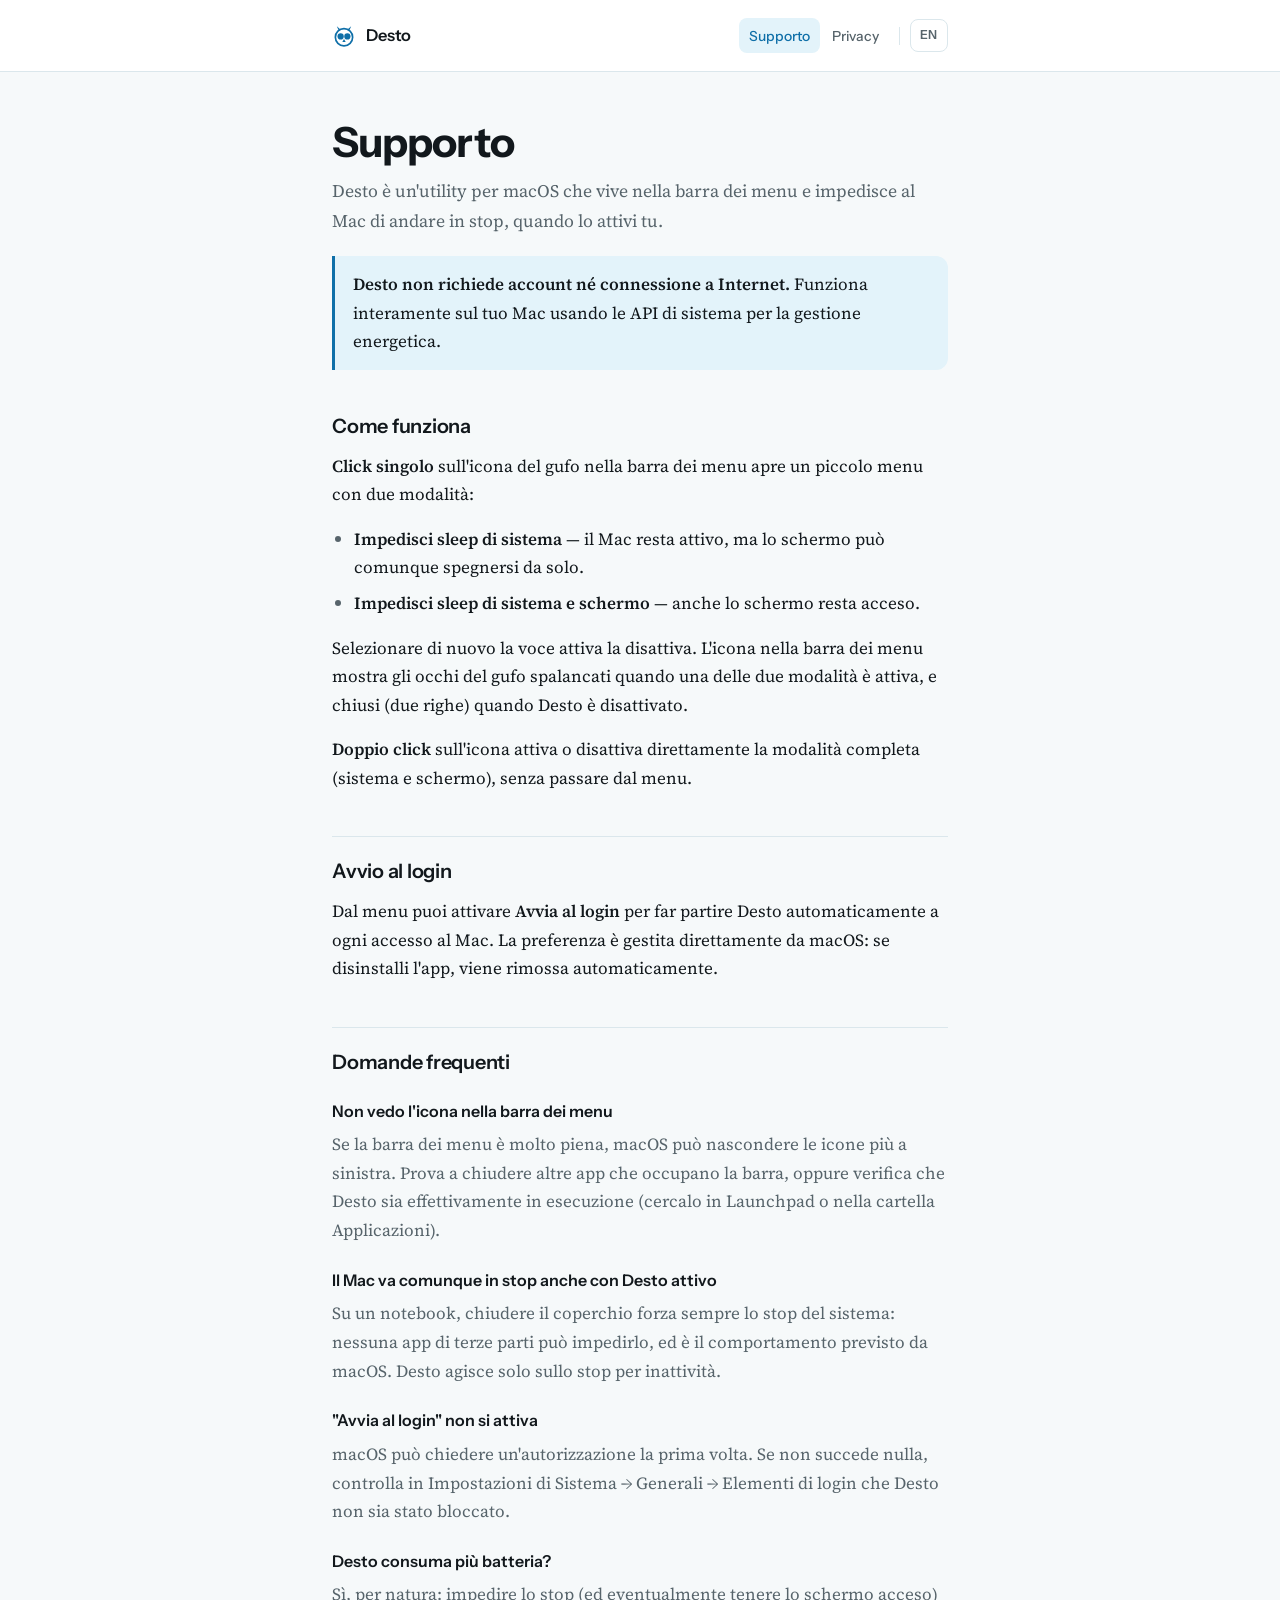
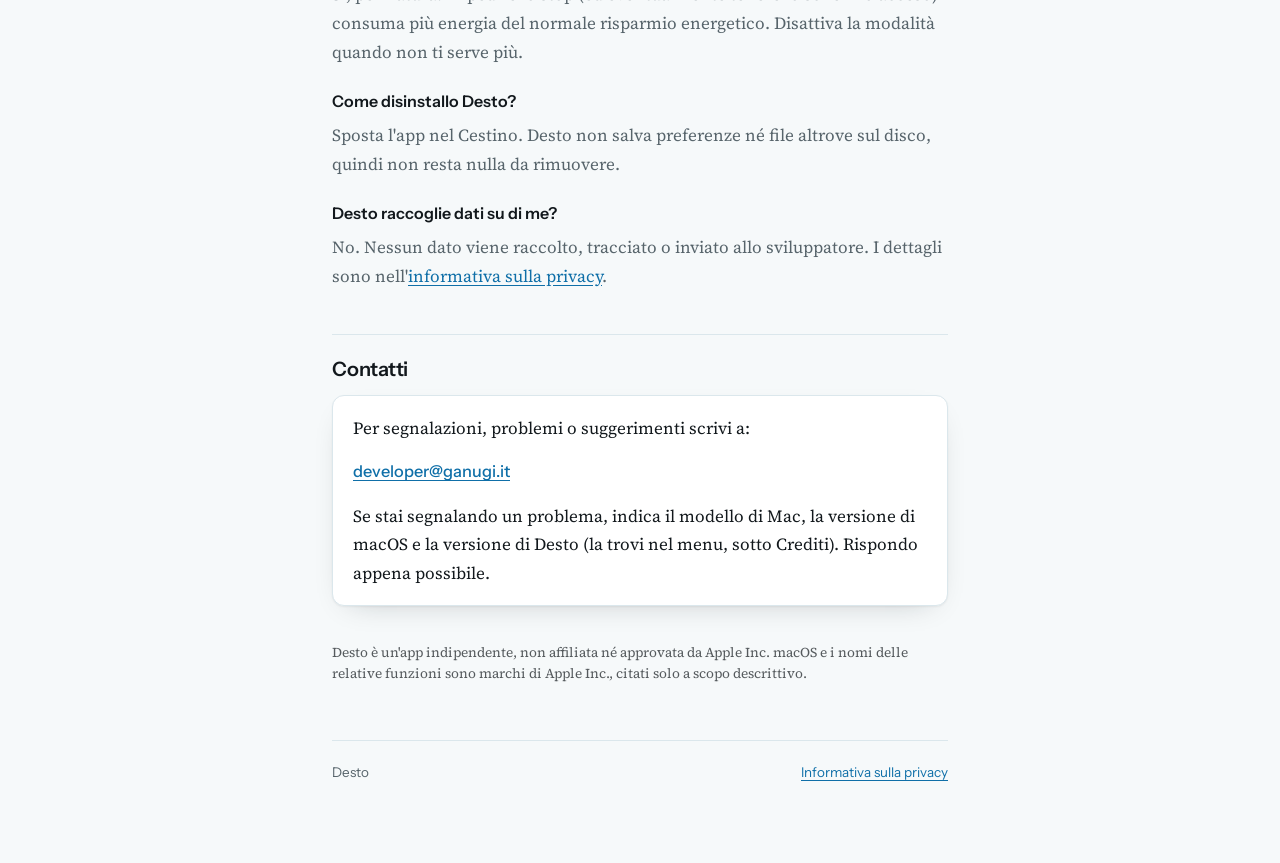
<file: index.html>
<!doctype html>
<html lang="it">
<head>
<meta charset="utf-8">
<meta name="viewport" content="width=device-width, initial-scale=1">
<title>Supporto — Desto</title>
<meta name="description" content="Assistenza e domande frequenti su Desto, l'utility per macOS che impedisce lo sleep del Mac.">
<link rel="preconnect" href="https://fonts.googleapis.com">
<link rel="preconnect" href="https://fonts.gstatic.com" crossorigin>
<link rel="stylesheet" href="https://fonts.googleapis.com/css2?family=Instrument+Sans:wght@500;600;700&family=JetBrains+Mono:wght@400;500&family=Source+Serif+4:opsz,wght@8..60,400;8..60,600&display=swap">
<link rel="stylesheet" href="style.css">
<link rel="alternate" hreflang="it" href="https://icelyfire.github.io/desto-legal/">
<link rel="alternate" hreflang="en" href="https://icelyfire.github.io/desto-legal/en/">
<link rel="alternate" hreflang="x-default" href="https://icelyfire.github.io/desto-legal/">
</head>
<body>

<header class="site">
  <div class="site-inner">
    <a class="brand" href="index.html">
      <svg width="24" height="22" viewBox="0 0 100 90" aria-hidden="true">
        <g style="color: var(--accent)">
          <path d="M28,22 L20,4 L38,20 Z" fill="currentColor"/>
          <path d="M72,22 L80,4 L62,20 Z" fill="currentColor"/>
          <circle cx="50" cy="50" r="36" fill="none" stroke="currentColor" stroke-width="7"/>
          <circle cx="36" cy="47" r="13" fill="currentColor"/>
          <circle cx="64" cy="47" r="13" fill="currentColor"/>
          <path d="M50,58 L43,70 L57,70 Z" fill="currentColor"/>
        </g>
      </svg>
      Desto
    </a>
    <nav class="site">
      <a href="index.html" aria-current="page">Supporto</a>
      <a href="privacy.html">Privacy</a>
      <span class="sep" aria-hidden="true"></span>
      <a class="lang" href="en/index.html" hreflang="en" lang="en" title="Read this page in English">EN</a>
    </nav>
  </div>
</header>

<main class="wrap">
  <h1>Supporto</h1>
  <p class="lede">Desto è un'utility per macOS che vive nella barra dei menu e impedisce al Mac di andare in stop, quando lo attivi tu.</p>

  <div class="note">
    <p><strong>Desto non richiede account né connessione a Internet.</strong> Funziona interamente sul tuo Mac usando le API di sistema per la gestione energetica.</p>
  </div>

  <h2>Come funziona</h2>
  <p><strong>Click singolo</strong> sull'icona del gufo nella barra dei menu apre un piccolo menu con due modalità:</p>
  <ul>
    <li><strong>Impedisci sleep di sistema</strong> — il Mac resta attivo, ma lo schermo può comunque spegnersi da solo.</li>
    <li><strong>Impedisci sleep di sistema e schermo</strong> — anche lo schermo resta acceso.</li>
  </ul>
  <p>Selezionare di nuovo la voce attiva la disattiva. L'icona nella barra dei menu mostra gli occhi del gufo spalancati quando una delle due modalità è attiva, e chiusi (due righe) quando Desto è disattivato.</p>
  <p><strong>Doppio click</strong> sull'icona attiva o disattiva direttamente la modalità completa (sistema e schermo), senza passare dal menu.</p>

  <h2>Avvio al login</h2>
  <p>Dal menu puoi attivare <strong>Avvia al login</strong> per far partire Desto automaticamente a ogni accesso al Mac. La preferenza è gestita direttamente da macOS: se disinstalli l'app, viene rimossa automaticamente.</p>

  <h2>Domande frequenti</h2>

  <dl class="faq">
    <dt>Non vedo l'icona nella barra dei menu</dt>
    <dd>Se la barra dei menu è molto piena, macOS può nascondere le icone più a sinistra. Prova a chiudere altre app che occupano la barra, oppure verifica che Desto sia effettivamente in esecuzione (cercalo in Launchpad o nella cartella Applicazioni).</dd>

    <dt>Il Mac va comunque in stop anche con Desto attivo</dt>
    <dd>Su un notebook, chiudere il coperchio forza sempre lo stop del sistema: nessuna app di terze parti può impedirlo, ed è il comportamento previsto da macOS. Desto agisce solo sullo stop per inattività.</dd>

    <dt>"Avvia al login" non si attiva</dt>
    <dd>macOS può chiedere un'autorizzazione la prima volta. Se non succede nulla, controlla in Impostazioni di Sistema → Generali → Elementi di login che Desto non sia stato bloccato.</dd>

    <dt>Desto consuma più batteria?</dt>
    <dd>Sì, per natura: impedire lo stop (ed eventualmente tenere lo schermo acceso) consuma più energia del normale risparmio energetico. Disattiva la modalità quando non ti serve più.</dd>

    <dt>Come disinstallo Desto?</dt>
    <dd>Sposta l'app nel Cestino. Desto non salva preferenze né file altrove sul disco, quindi non resta nulla da rimuovere.</dd>

    <dt>Desto raccoglie dati su di me?</dt>
    <dd>No. Nessun dato viene raccolto, tracciato o inviato allo sviluppatore. I dettagli sono nell'<a href="privacy.html">informativa sulla privacy</a>.</dd>
  </dl>

  <h2>Contatti</h2>
  <div class="card">
    <p>Per segnalazioni, problemi o suggerimenti scrivi a:</p>
    <p class="contact"><a href="mailto:developer@ganugi.it">developer@ganugi.it</a></p>
    <p>Se stai segnalando un problema, indica il modello di Mac, la versione di macOS e la versione di Desto (la trovi nel menu, sotto Crediti). Rispondo appena possibile.</p>
  </div>

  <p class="disclaimer">Desto è un'app indipendente, non affiliata né approvata da Apple Inc. macOS e i nomi delle relative funzioni sono marchi di Apple Inc., citati solo a scopo descrittivo.</p>

  <footer class="site">
    <span>Desto</span>
    <span><a href="privacy.html">Informativa sulla privacy</a></span>
  </footer>
</main>

</body>
</html>
</file>
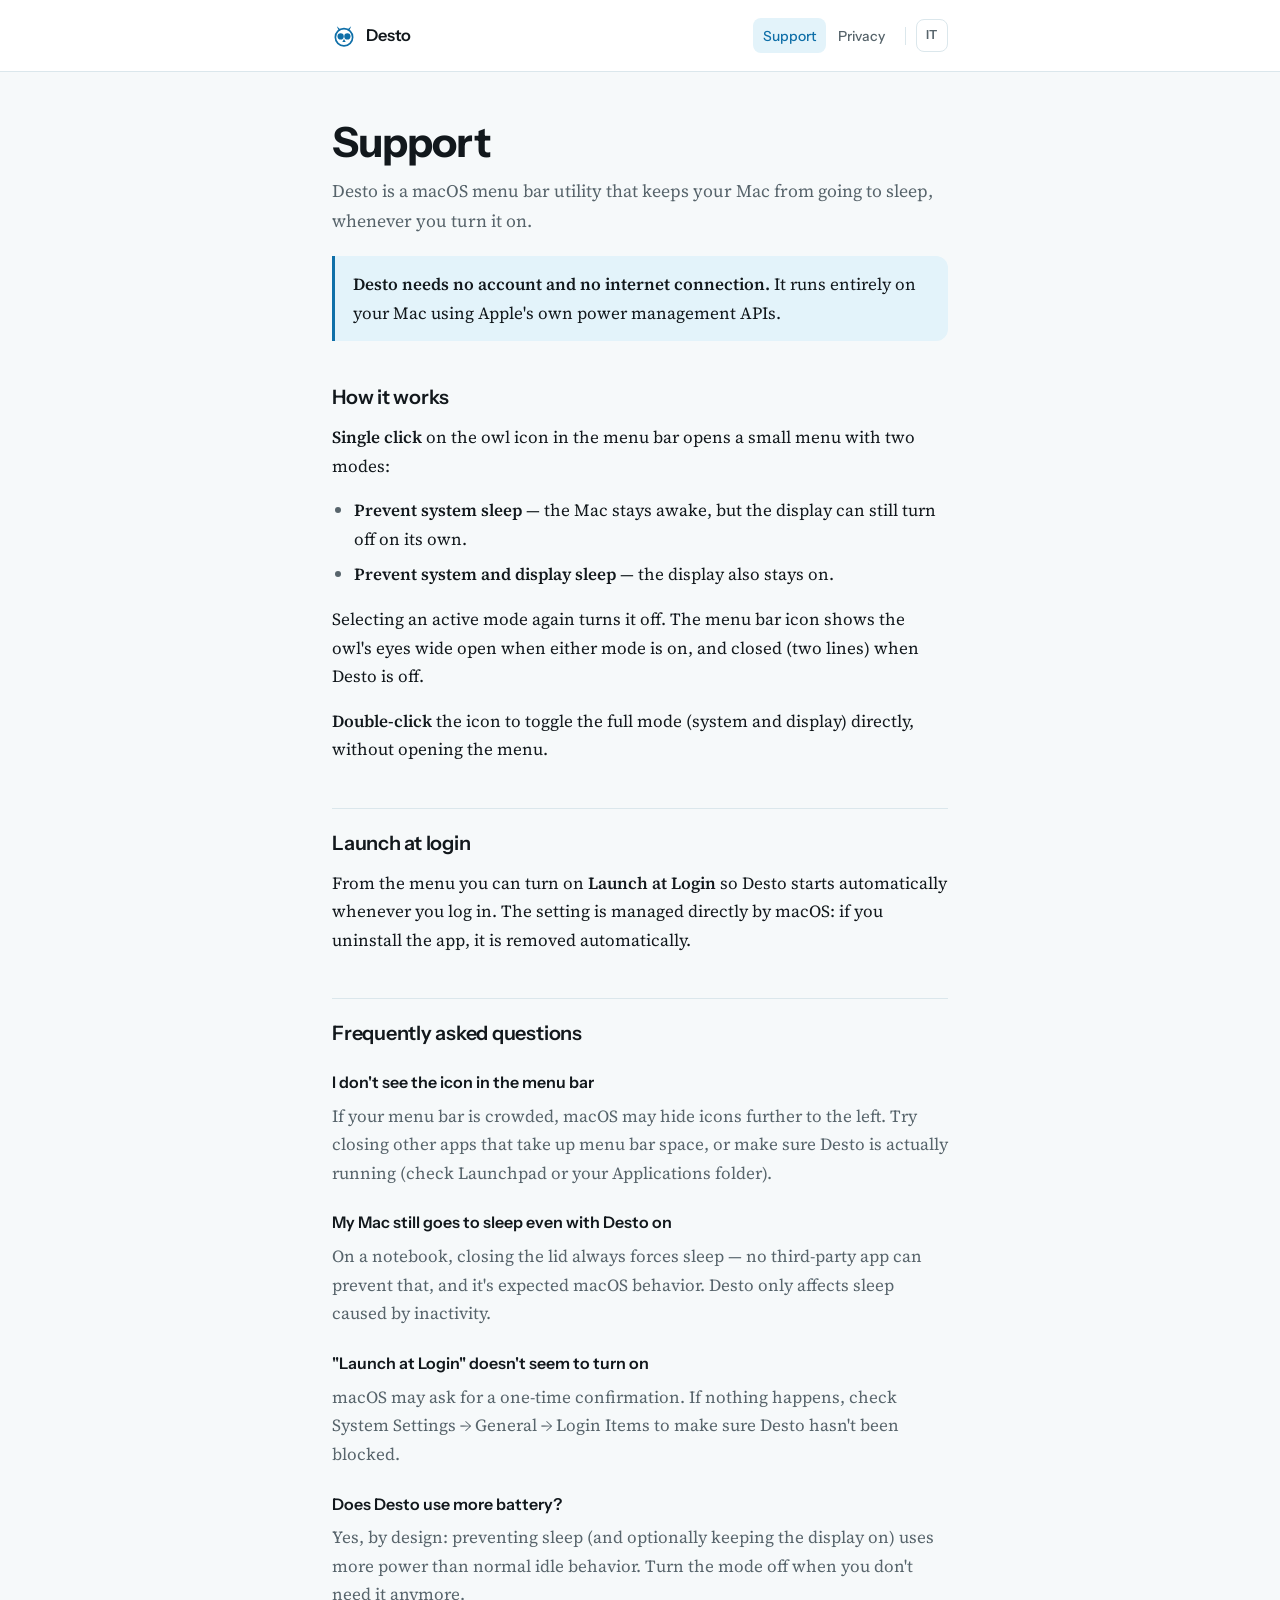
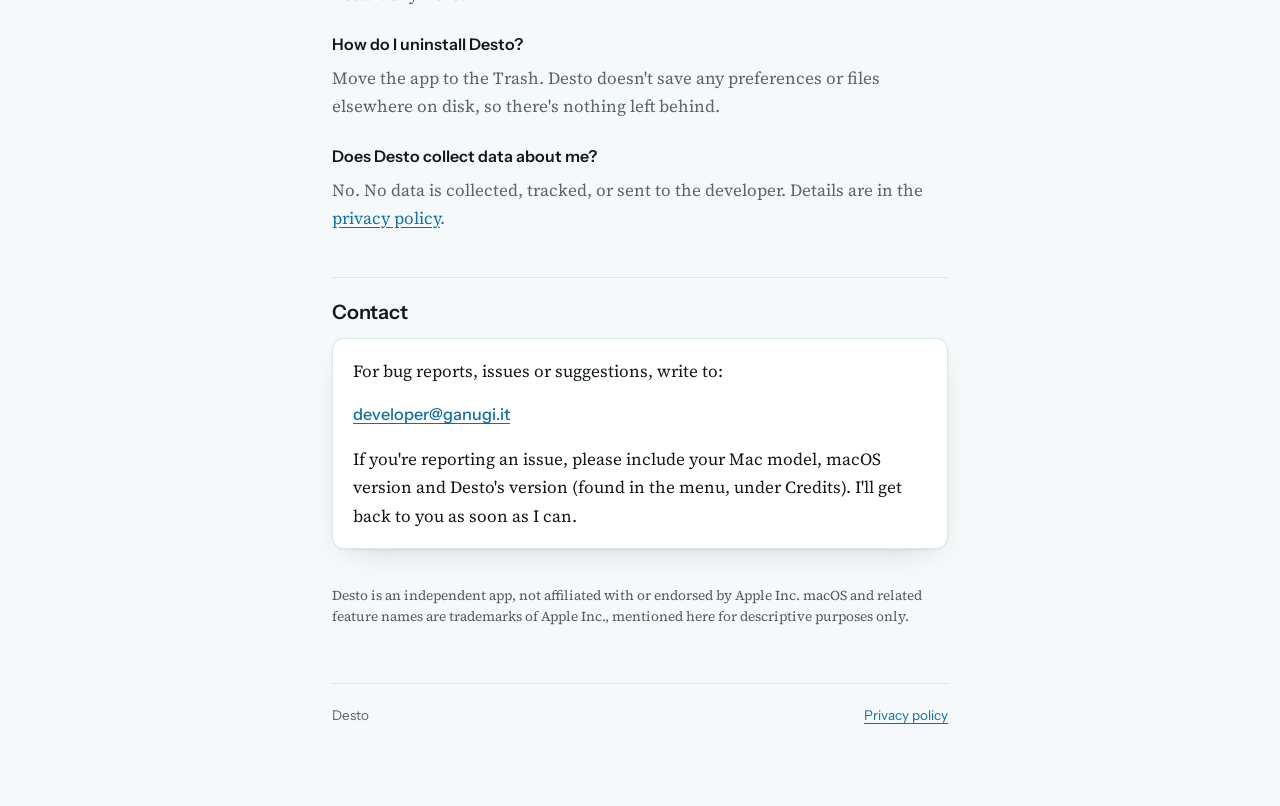
<file: en/index.html>
<!doctype html>
<html lang="en">
<head>
<meta charset="utf-8">
<meta name="viewport" content="width=device-width, initial-scale=1">
<title>Support — Desto</title>
<meta name="description" content="Support and frequently asked questions about Desto, the macOS menu bar utility that prevents your Mac from sleeping.">
<link rel="preconnect" href="https://fonts.googleapis.com">
<link rel="preconnect" href="https://fonts.gstatic.com" crossorigin>
<link rel="stylesheet" href="https://fonts.googleapis.com/css2?family=Instrument+Sans:wght@500;600;700&family=JetBrains+Mono:wght@400;500&family=Source+Serif+4:opsz,wght@8..60,400;8..60,600&display=swap">
<link rel="stylesheet" href="../style.css">
<link rel="alternate" hreflang="it" href="https://icelyfire.github.io/desto-legal/">
<link rel="alternate" hreflang="en" href="https://icelyfire.github.io/desto-legal/en/">
<link rel="alternate" hreflang="x-default" href="https://icelyfire.github.io/desto-legal/">
</head>
<body>

<header class="site">
  <div class="site-inner">
    <a class="brand" href="index.html">
      <svg width="24" height="22" viewBox="0 0 100 90" aria-hidden="true">
        <g style="color: var(--accent)">
          <path d="M28,22 L20,4 L38,20 Z" fill="currentColor"/>
          <path d="M72,22 L80,4 L62,20 Z" fill="currentColor"/>
          <circle cx="50" cy="50" r="36" fill="none" stroke="currentColor" stroke-width="7"/>
          <circle cx="36" cy="47" r="13" fill="currentColor"/>
          <circle cx="64" cy="47" r="13" fill="currentColor"/>
          <path d="M50,58 L43,70 L57,70 Z" fill="currentColor"/>
        </g>
      </svg>
      Desto
    </a>
    <nav class="site">
      <a href="index.html" aria-current="page">Support</a>
      <a href="privacy.html">Privacy</a>
      <span class="sep" aria-hidden="true"></span>
      <a class="lang" href="../index.html" hreflang="it" lang="it" title="Leggi questa pagina in italiano">IT</a>
    </nav>
  </div>
</header>

<main class="wrap">
  <h1>Support</h1>
  <p class="lede">Desto is a macOS menu bar utility that keeps your Mac from going to sleep, whenever you turn it on.</p>

  <div class="note">
    <p><strong>Desto needs no account and no internet connection.</strong> It runs entirely on your Mac using Apple's own power management APIs.</p>
  </div>

  <h2>How it works</h2>
  <p><strong>Single click</strong> on the owl icon in the menu bar opens a small menu with two modes:</p>
  <ul>
    <li><strong>Prevent system sleep</strong> — the Mac stays awake, but the display can still turn off on its own.</li>
    <li><strong>Prevent system and display sleep</strong> — the display also stays on.</li>
  </ul>
  <p>Selecting an active mode again turns it off. The menu bar icon shows the owl's eyes wide open when either mode is on, and closed (two lines) when Desto is off.</p>
  <p><strong>Double-click</strong> the icon to toggle the full mode (system and display) directly, without opening the menu.</p>

  <h2>Launch at login</h2>
  <p>From the menu you can turn on <strong>Launch at Login</strong> so Desto starts automatically whenever you log in. The setting is managed directly by macOS: if you uninstall the app, it is removed automatically.</p>

  <h2>Frequently asked questions</h2>

  <dl class="faq">
    <dt>I don't see the icon in the menu bar</dt>
    <dd>If your menu bar is crowded, macOS may hide icons further to the left. Try closing other apps that take up menu bar space, or make sure Desto is actually running (check Launchpad or your Applications folder).</dd>

    <dt>My Mac still goes to sleep even with Desto on</dt>
    <dd>On a notebook, closing the lid always forces sleep — no third-party app can prevent that, and it's expected macOS behavior. Desto only affects sleep caused by inactivity.</dd>

    <dt>"Launch at Login" doesn't seem to turn on</dt>
    <dd>macOS may ask for a one-time confirmation. If nothing happens, check System Settings → General → Login Items to make sure Desto hasn't been blocked.</dd>

    <dt>Does Desto use more battery?</dt>
    <dd>Yes, by design: preventing sleep (and optionally keeping the display on) uses more power than normal idle behavior. Turn the mode off when you don't need it anymore.</dd>

    <dt>How do I uninstall Desto?</dt>
    <dd>Move the app to the Trash. Desto doesn't save any preferences or files elsewhere on disk, so there's nothing left behind.</dd>

    <dt>Does Desto collect data about me?</dt>
    <dd>No. No data is collected, tracked, or sent to the developer. Details are in the <a href="privacy.html">privacy policy</a>.</dd>
  </dl>

  <h2>Contact</h2>
  <div class="card">
    <p>For bug reports, issues or suggestions, write to:</p>
    <p class="contact"><a href="mailto:developer@ganugi.it">developer@ganugi.it</a></p>
    <p>If you're reporting an issue, please include your Mac model, macOS version and Desto's version (found in the menu, under Credits). I'll get back to you as soon as I can.</p>
  </div>

  <p class="disclaimer">Desto is an independent app, not affiliated with or endorsed by Apple Inc. macOS and related feature names are trademarks of Apple Inc., mentioned here for descriptive purposes only.</p>

  <footer class="site">
    <span>Desto</span>
    <span><a href="privacy.html">Privacy policy</a></span>
  </footer>
</main>

</body>
</html>
</file>
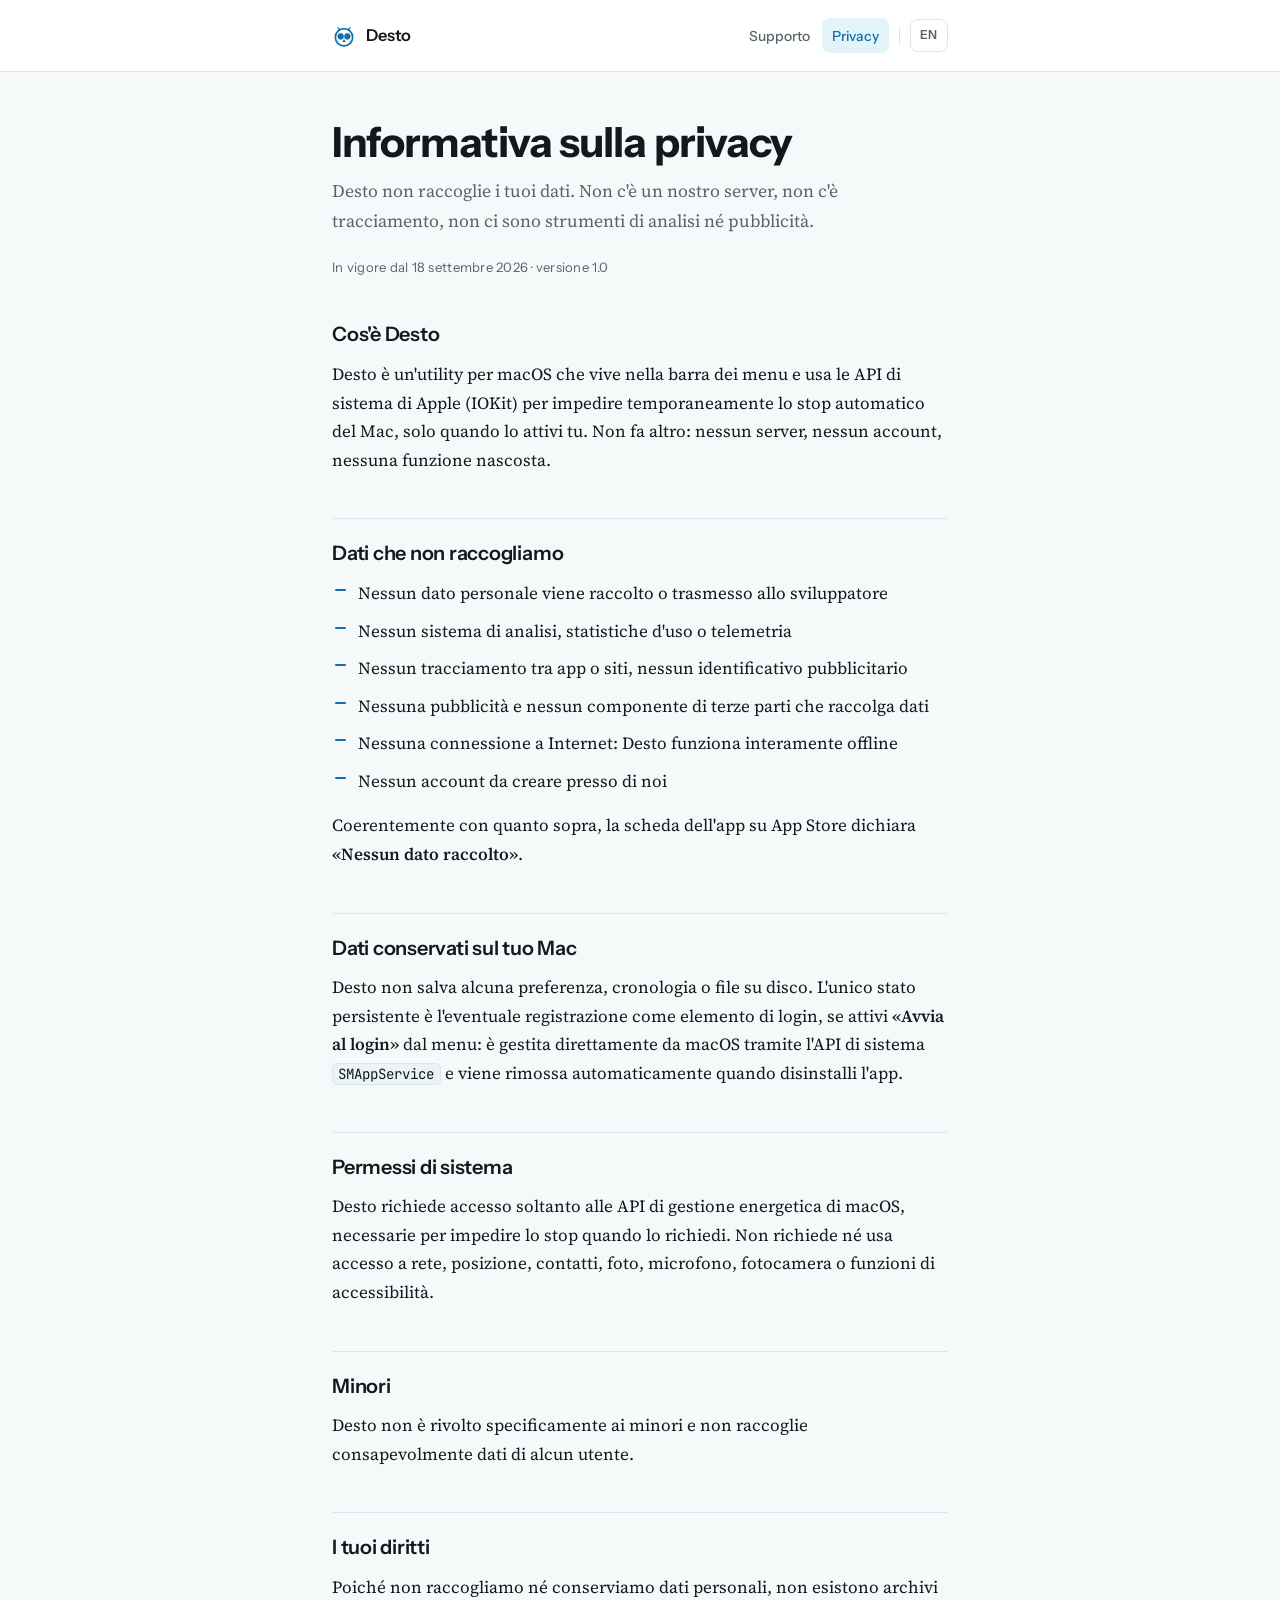
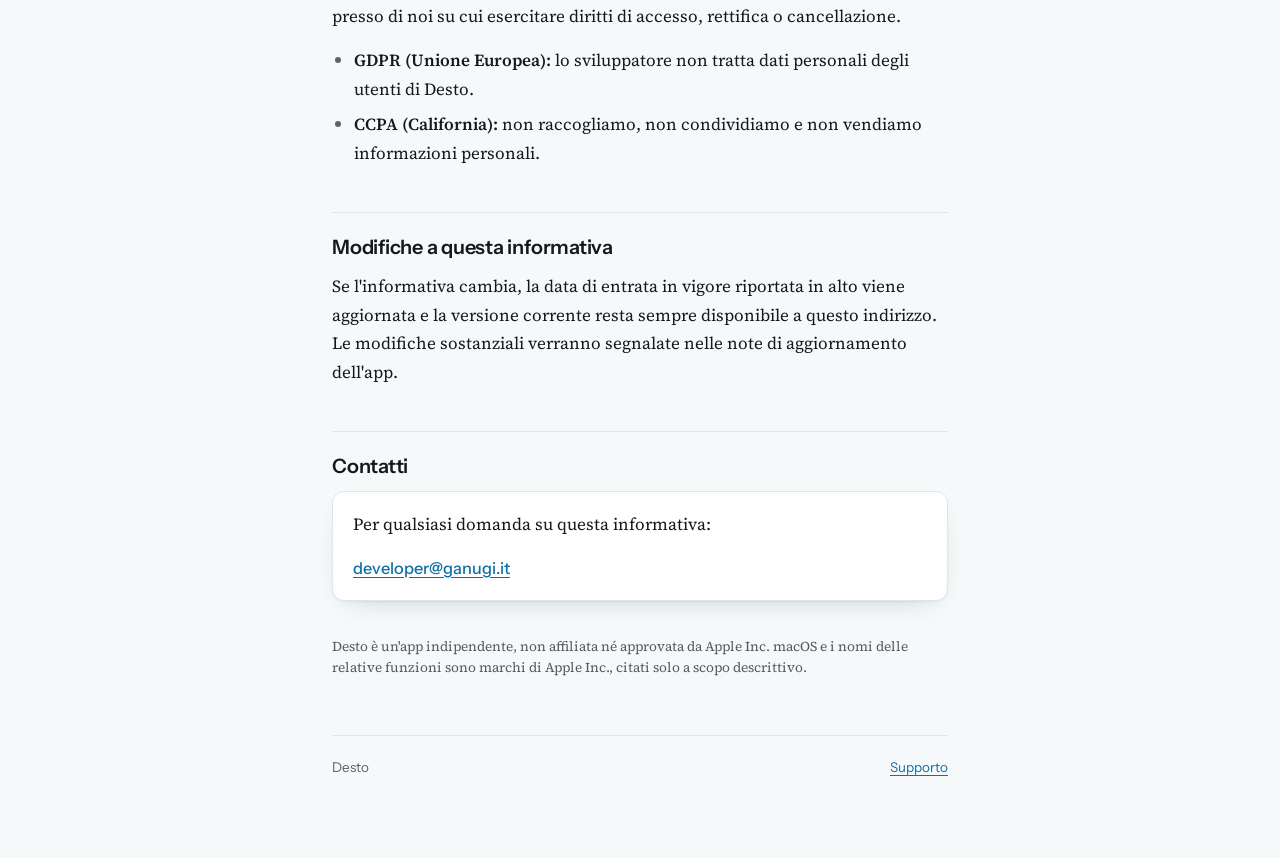
<file: privacy.html>
<!doctype html>
<html lang="it">
<head>
<meta charset="utf-8">
<meta name="viewport" content="width=device-width, initial-scale=1">
<title>Informativa sulla privacy — Desto</title>
<meta name="description" content="Informativa sulla privacy di Desto: nessun dato raccolto, nessuna connessione di rete, tutto resta sul tuo Mac.">
<link rel="preconnect" href="https://fonts.googleapis.com">
<link rel="preconnect" href="https://fonts.gstatic.com" crossorigin>
<link rel="stylesheet" href="https://fonts.googleapis.com/css2?family=Instrument+Sans:wght@500;600;700&family=JetBrains+Mono:wght@400;500&family=Source+Serif+4:opsz,wght@8..60,400;8..60,600&display=swap">
<link rel="stylesheet" href="style.css">
<link rel="alternate" hreflang="it" href="https://icelyfire.github.io/desto-legal/privacy.html">
<link rel="alternate" hreflang="en" href="https://icelyfire.github.io/desto-legal/en/privacy.html">
<link rel="alternate" hreflang="x-default" href="https://icelyfire.github.io/desto-legal/privacy.html">
</head>
<body>

<header class="site">
  <div class="site-inner">
    <a class="brand" href="index.html">
      <svg width="24" height="22" viewBox="0 0 100 90" aria-hidden="true">
        <g style="color: var(--accent)">
          <path d="M28,22 L20,4 L38,20 Z" fill="currentColor"/>
          <path d="M72,22 L80,4 L62,20 Z" fill="currentColor"/>
          <circle cx="50" cy="50" r="36" fill="none" stroke="currentColor" stroke-width="7"/>
          <circle cx="36" cy="47" r="13" fill="currentColor"/>
          <circle cx="64" cy="47" r="13" fill="currentColor"/>
          <path d="M50,58 L43,70 L57,70 Z" fill="currentColor"/>
        </g>
      </svg>
      Desto
    </a>
    <nav class="site">
      <a href="index.html">Supporto</a>
      <a href="privacy.html" aria-current="page">Privacy</a>
      <span class="sep" aria-hidden="true"></span>
      <a class="lang" href="en/privacy.html" hreflang="en" lang="en" title="Read this page in English">EN</a>
    </nav>
  </div>
</header>

<main class="wrap">
  <h1>Informativa sulla privacy</h1>
  <p class="lede">Desto non raccoglie i tuoi dati. Non c'è un nostro server, non c'è tracciamento, non ci sono strumenti di analisi né pubblicità.</p>
  <p class="updated">In vigore dal 18 settembre 2026 · versione 1.0</p>

  <h2>Cos'è Desto</h2>
  <p>Desto è un'utility per macOS che vive nella barra dei menu e usa le API di sistema di Apple (IOKit) per impedire temporaneamente lo stop automatico del Mac, solo quando lo attivi tu. Non fa altro: nessun server, nessun account, nessuna funzione nascosta.</p>

  <h2>Dati che non raccogliamo</h2>
  <ul class="negatives">
    <li>Nessun dato personale viene raccolto o trasmesso allo sviluppatore</li>
    <li>Nessun sistema di analisi, statistiche d'uso o telemetria</li>
    <li>Nessun tracciamento tra app o siti, nessun identificativo pubblicitario</li>
    <li>Nessuna pubblicità e nessun componente di terze parti che raccolga dati</li>
    <li>Nessuna connessione a Internet: Desto funziona interamente offline</li>
    <li>Nessun account da creare presso di noi</li>
  </ul>
  <p>Coerentemente con quanto sopra, la scheda dell'app su App Store dichiara <strong>«Nessun dato raccolto»</strong>.</p>

  <h2>Dati conservati sul tuo Mac</h2>
  <p>Desto non salva alcuna preferenza, cronologia o file su disco. L'unico stato persistente è l'eventuale registrazione come elemento di login, se attivi <strong>«Avvia al login»</strong> dal menu: è gestita direttamente da macOS tramite l'API di sistema <code>SMAppService</code> e viene rimossa automaticamente quando disinstalli l'app.</p>

  <h2>Permessi di sistema</h2>
  <p>Desto richiede accesso soltanto alle API di gestione energetica di macOS, necessarie per impedire lo stop quando lo richiedi. Non richiede né usa accesso a rete, posizione, contatti, foto, microfono, fotocamera o funzioni di accessibilità.</p>

  <h2>Minori</h2>
  <p>Desto non è rivolto specificamente ai minori e non raccoglie consapevolmente dati di alcun utente.</p>

  <h2>I tuoi diritti</h2>
  <p>Poiché non raccogliamo né conserviamo dati personali, non esistono archivi presso di noi su cui esercitare diritti di accesso, rettifica o cancellazione.</p>
  <ul>
    <li><strong>GDPR (Unione Europea):</strong> lo sviluppatore non tratta dati personali degli utenti di Desto.</li>
    <li><strong>CCPA (California):</strong> non raccogliamo, non condividiamo e non vendiamo informazioni personali.</li>
  </ul>

  <h2>Modifiche a questa informativa</h2>
  <p>Se l'informativa cambia, la data di entrata in vigore riportata in alto viene aggiornata e la versione corrente resta sempre disponibile a questo indirizzo. Le modifiche sostanziali verranno segnalate nelle note di aggiornamento dell'app.</p>

  <h2>Contatti</h2>
  <div class="card">
    <p>Per qualsiasi domanda su questa informativa:</p>
    <p class="contact"><a href="mailto:developer@ganugi.it">developer@ganugi.it</a></p>
  </div>

  <p class="disclaimer">Desto è un'app indipendente, non affiliata né approvata da Apple Inc. macOS e i nomi delle relative funzioni sono marchi di Apple Inc., citati solo a scopo descrittivo.</p>

  <footer class="site">
    <span>Desto</span>
    <span><a href="index.html">Supporto</a></span>
  </footer>
</main>

</body>
</html>
</file>
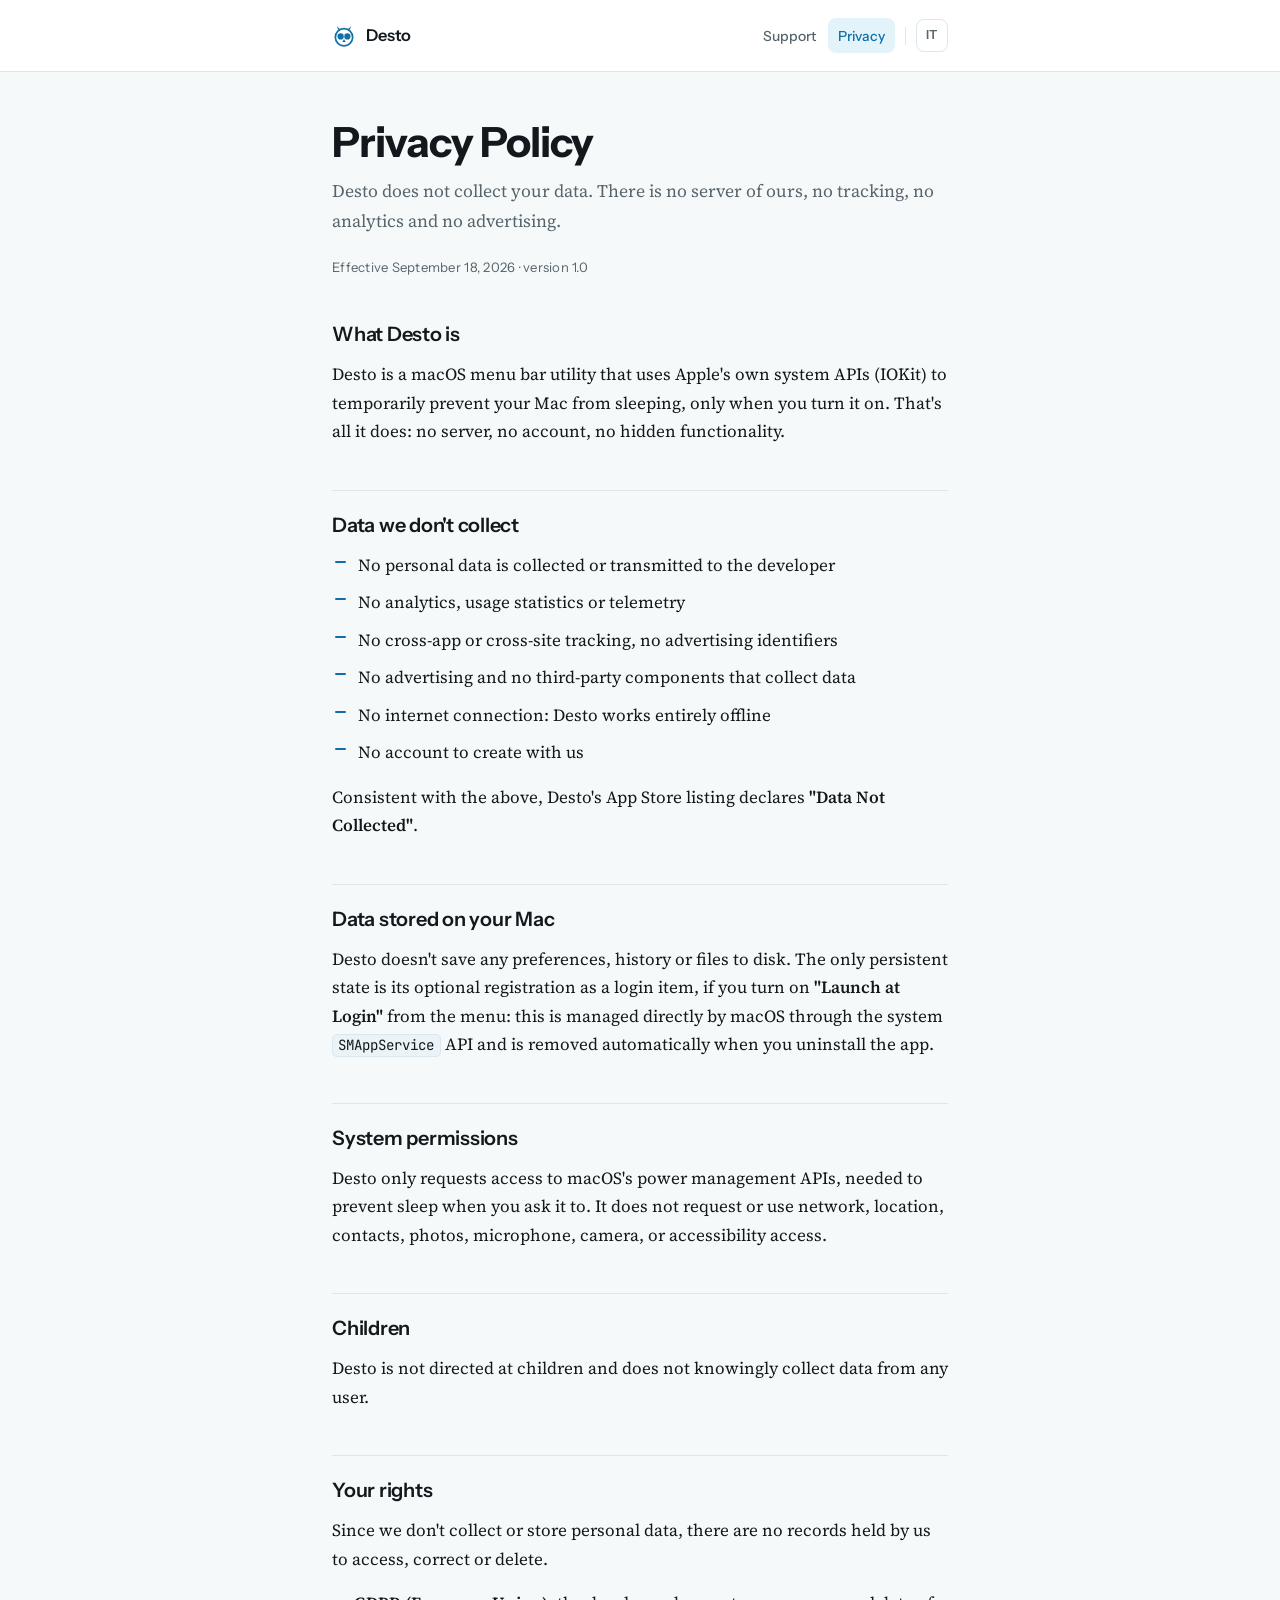
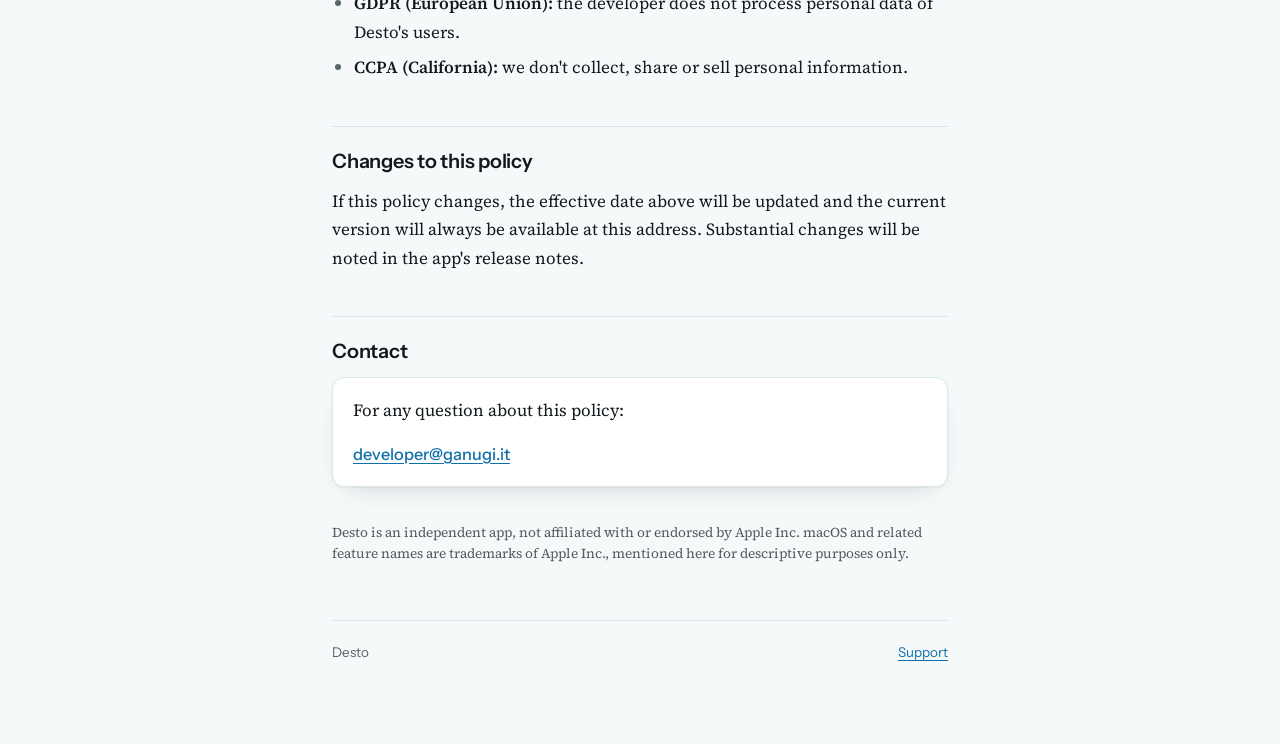
<file: en/privacy.html>
<!doctype html>
<html lang="en">
<head>
<meta charset="utf-8">
<meta name="viewport" content="width=device-width, initial-scale=1">
<title>Privacy Policy — Desto</title>
<meta name="description" content="Desto's privacy policy: no data collected, no network connection, everything stays on your Mac.">
<link rel="preconnect" href="https://fonts.googleapis.com">
<link rel="preconnect" href="https://fonts.gstatic.com" crossorigin>
<link rel="stylesheet" href="https://fonts.googleapis.com/css2?family=Instrument+Sans:wght@500;600;700&family=JetBrains+Mono:wght@400;500&family=Source+Serif+4:opsz,wght@8..60,400;8..60,600&display=swap">
<link rel="stylesheet" href="../style.css">
<link rel="alternate" hreflang="it" href="https://icelyfire.github.io/desto-legal/privacy.html">
<link rel="alternate" hreflang="en" href="https://icelyfire.github.io/desto-legal/en/privacy.html">
<link rel="alternate" hreflang="x-default" href="https://icelyfire.github.io/desto-legal/privacy.html">
</head>
<body>

<header class="site">
  <div class="site-inner">
    <a class="brand" href="index.html">
      <svg width="24" height="22" viewBox="0 0 100 90" aria-hidden="true">
        <g style="color: var(--accent)">
          <path d="M28,22 L20,4 L38,20 Z" fill="currentColor"/>
          <path d="M72,22 L80,4 L62,20 Z" fill="currentColor"/>
          <circle cx="50" cy="50" r="36" fill="none" stroke="currentColor" stroke-width="7"/>
          <circle cx="36" cy="47" r="13" fill="currentColor"/>
          <circle cx="64" cy="47" r="13" fill="currentColor"/>
          <path d="M50,58 L43,70 L57,70 Z" fill="currentColor"/>
        </g>
      </svg>
      Desto
    </a>
    <nav class="site">
      <a href="index.html">Support</a>
      <a href="privacy.html" aria-current="page">Privacy</a>
      <span class="sep" aria-hidden="true"></span>
      <a class="lang" href="../privacy.html" hreflang="it" lang="it" title="Leggi questa pagina in italiano">IT</a>
    </nav>
  </div>
</header>

<main class="wrap">
  <h1>Privacy Policy</h1>
  <p class="lede">Desto does not collect your data. There is no server of ours, no tracking, no analytics and no advertising.</p>
  <p class="updated">Effective September 18, 2026 · version 1.0</p>

  <h2>What Desto is</h2>
  <p>Desto is a macOS menu bar utility that uses Apple's own system APIs (IOKit) to temporarily prevent your Mac from sleeping, only when you turn it on. That's all it does: no server, no account, no hidden functionality.</p>

  <h2>Data we don't collect</h2>
  <ul class="negatives">
    <li>No personal data is collected or transmitted to the developer</li>
    <li>No analytics, usage statistics or telemetry</li>
    <li>No cross-app or cross-site tracking, no advertising identifiers</li>
    <li>No advertising and no third-party components that collect data</li>
    <li>No internet connection: Desto works entirely offline</li>
    <li>No account to create with us</li>
  </ul>
  <p>Consistent with the above, Desto's App Store listing declares <strong>"Data Not Collected"</strong>.</p>

  <h2>Data stored on your Mac</h2>
  <p>Desto doesn't save any preferences, history or files to disk. The only persistent state is its optional registration as a login item, if you turn on <strong>"Launch at Login"</strong> from the menu: this is managed directly by macOS through the system <code>SMAppService</code> API and is removed automatically when you uninstall the app.</p>

  <h2>System permissions</h2>
  <p>Desto only requests access to macOS's power management APIs, needed to prevent sleep when you ask it to. It does not request or use network, location, contacts, photos, microphone, camera, or accessibility access.</p>

  <h2>Children</h2>
  <p>Desto is not directed at children and does not knowingly collect data from any user.</p>

  <h2>Your rights</h2>
  <p>Since we don't collect or store personal data, there are no records held by us to access, correct or delete.</p>
  <ul>
    <li><strong>GDPR (European Union):</strong> the developer does not process personal data of Desto's users.</li>
    <li><strong>CCPA (California):</strong> we don't collect, share or sell personal information.</li>
  </ul>

  <h2>Changes to this policy</h2>
  <p>If this policy changes, the effective date above will be updated and the current version will always be available at this address. Substantial changes will be noted in the app's release notes.</p>

  <h2>Contact</h2>
  <div class="card">
    <p>For any question about this policy:</p>
    <p class="contact"><a href="mailto:developer@ganugi.it">developer@ganugi.it</a></p>
  </div>

  <p class="disclaimer">Desto is an independent app, not affiliated with or endorsed by Apple Inc. macOS and related feature names are trademarks of Apple Inc., mentioned here for descriptive purposes only.</p>

  <footer class="site">
    <span>Desto</span>
    <span><a href="index.html">Support</a></span>
  </footer>
</main>

</body>
</html>
</file>
<file: style.css>
/* Desto — pagine legali e di supporto */

:root {
  --ground: #f6f9fa;
  --surface: #ffffff;
  --surface-2: #eaf3f8;
  --ink: #12181c;
  --ink-soft: #57646b;
  --line: #dbe7ec;
  --accent: #0f6fa8;
  --accent-soft: #e3f3fa;
  --radius: 12px;
  --shadow: 0 1px 2px rgba(18, 24, 28, .05), 0 10px 30px -18px rgba(18, 24, 28, .3);
}

@media (prefers-color-scheme: dark) {
  :root {
    --ground: #10161b;
    --surface: #172026;
    --surface-2: #1e2a31;
    --ink: #e8f1f5;
    --ink-soft: #93a6ae;
    --line: #263239;
    --accent: #6fd3f5;
    --accent-soft: #1c333c;
    --shadow: 0 1px 2px rgba(0, 0, 0, .4), 0 12px 32px -20px rgba(0, 0, 0, .8);
  }
}

* { box-sizing: border-box; }

html {
  -webkit-text-size-adjust: 100%;
  scroll-behavior: smooth;
}

body {
  margin: 0;
  background: var(--ground);
  color: var(--ink);
  font-family: "Source Serif 4", Georgia, "Times New Roman", serif;
  font-size: 17px;
  line-height: 1.68;
  -webkit-font-smoothing: antialiased;
}

.wrap {
  max-width: 680px;
  margin: 0 auto;
  padding: 0 clamp(18px, 5vw, 32px) 80px;
}

/* ---- intestazione ---- */

header.site {
  border-bottom: 1px solid var(--line);
  background: var(--surface);
  margin-bottom: clamp(28px, 6vw, 48px);
}

.site-inner {
  max-width: 680px;
  margin: 0 auto;
  padding: 18px clamp(18px, 5vw, 32px);
  display: flex;
  align-items: center;
  justify-content: space-between;
  gap: 16px;
  flex-wrap: wrap;
}

.brand {
  display: flex;
  align-items: center;
  gap: 10px;
  font-family: "Instrument Sans", system-ui, -apple-system, sans-serif;
  font-weight: 600;
  font-size: 1.02rem;
  letter-spacing: -.01em;
  color: var(--ink);
  text-decoration: none;
}

.brand svg { display: block; flex: none; }

nav.site {
  display: flex;
  align-items: center;
  gap: 2px;
}

nav.site a {
  font-family: "Instrument Sans", system-ui, sans-serif;
  font-size: .87rem;
  font-weight: 500;
  color: var(--ink-soft);
  text-decoration: none;
  padding: 6px 10px;
  border-radius: 8px;
}

nav.site a:hover { background: var(--surface-2); color: var(--ink); }
nav.site a[aria-current="page"] { color: var(--accent); background: var(--accent-soft); }
nav.site a:focus-visible,
.brand:focus-visible { outline: 2px solid var(--accent); outline-offset: 2px; }

nav.site .sep {
  width: 1px;
  height: 18px;
  background: var(--line);
  margin: 0 8px;
  flex: none;
}

nav.site a.lang {
  font-size: .78rem;
  font-weight: 600;
  letter-spacing: .06em;
  padding: 5px 9px;
  border: 1px solid var(--line);
}

nav.site a.lang:hover { border-color: var(--accent); color: var(--accent); background: transparent; }

/* ---- tipografia ---- */

h1 {
  font-family: "Instrument Sans", system-ui, sans-serif;
  font-weight: 700;
  font-size: clamp(1.9rem, 5.5vw, 2.6rem);
  line-height: 1.08;
  letter-spacing: -.022em;
  text-wrap: balance;
  margin: 0 0 12px;
}

h2 {
  font-family: "Instrument Sans", system-ui, sans-serif;
  font-weight: 600;
  font-size: 1.24rem;
  letter-spacing: -.012em;
  line-height: 1.3;
  margin: 44px 0 12px;
  padding-top: 22px;
  border-top: 1px solid var(--line);
}

h2:first-of-type { border-top: 0; padding-top: 0; }

h3 {
  font-family: "Instrument Sans", system-ui, sans-serif;
  font-weight: 600;
  font-size: 1rem;
  margin: 26px 0 8px;
}

p { margin: 0 0 16px; }

.lede {
  font-size: 1.1rem;
  color: var(--ink-soft);
  margin-bottom: 20px;
}

.updated {
  font-family: "Instrument Sans", system-ui, sans-serif;
  font-size: .82rem;
  color: var(--ink-soft);
  letter-spacing: .02em;
  margin-bottom: 36px;
}

a { color: var(--accent); text-underline-offset: 3px; }
a:focus-visible { outline: 2px solid var(--accent); outline-offset: 2px; border-radius: 3px; }

strong { font-weight: 600; }

ul, ol { margin: 0 0 16px; padding-left: 22px; }
li { margin-bottom: 7px; }
li::marker { color: var(--ink-soft); }

code {
  font-family: "JetBrains Mono", ui-monospace, SFMono-Regular, Menlo, monospace;
  font-size: .83em;
  background: var(--surface-2);
  border: 1px solid var(--line);
  border-radius: 5px;
  padding: .08em .38em;
  word-break: break-word;
}

/* ---- blocchi ---- */

.card {
  background: var(--surface);
  border: 1px solid var(--line);
  border-radius: var(--radius);
  padding: 18px 20px;
  box-shadow: var(--shadow);
  margin-bottom: 16px;
}

.card p:last-child, .card ul:last-child { margin-bottom: 0; }

.card h3 { margin-top: 0; }

.note {
  border-left: 3px solid var(--accent);
  background: var(--accent-soft);
  border-radius: 0 var(--radius) var(--radius) 0;
  padding: 14px 18px;
  margin-bottom: 20px;
}

.note p:last-child { margin-bottom: 0; }

/* elenco "non facciamo" */
ul.negatives { list-style: none; padding-left: 0; }
ul.negatives li {
  position: relative;
  padding-left: 26px;
  margin-bottom: 9px;
}
ul.negatives li::before {
  content: "";
  position: absolute;
  left: 3px;
  top: .58em;
  width: 11px;
  height: 2px;
  background: var(--accent);
  border-radius: 2px;
}

dl.faq { margin: 0; }
dl.faq dt {
  font-family: "Instrument Sans", system-ui, sans-serif;
  font-weight: 600;
  font-size: 1rem;
  margin-top: 22px;
}
dl.faq dd { margin: 6px 0 0; color: var(--ink-soft); }
dl.faq dd:first-of-type { margin-top: 6px; }

.contact {
  font-family: "Instrument Sans", system-ui, sans-serif;
  font-size: 1.02rem;
  font-weight: 500;
}

footer.site {
  margin-top: 56px;
  padding-top: 20px;
  border-top: 1px solid var(--line);
  font-family: "Instrument Sans", system-ui, sans-serif;
  font-size: .84rem;
  color: var(--ink-soft);
  display: flex;
  justify-content: space-between;
  gap: 12px;
  flex-wrap: wrap;
}

@media (prefers-reduced-motion: reduce) {
  html { scroll-behavior: auto; }
  * { transition: none !important; animation: none !important; }
}

p.disclaimer {
  margin: 2.2rem 0 0;
  font-size: 0.85rem;
  line-height: 1.55;
  opacity: 0.7;
}
</file>
